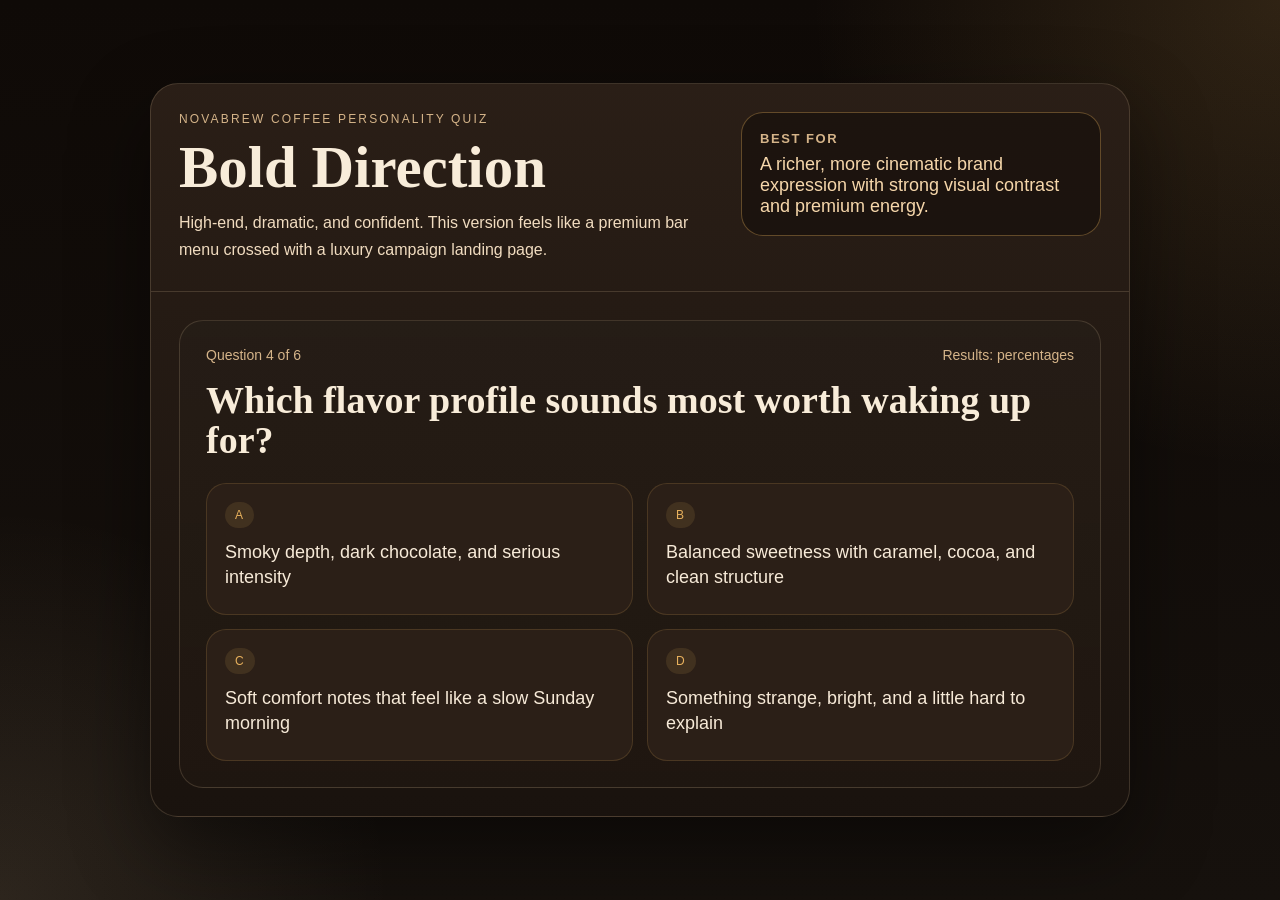
<file: style-preview-bold.html>
<!doctype html>
<html lang="en">
<head>
  <meta charset="UTF-8">
  <meta name="viewport" content="width=device-width, initial-scale=1.0">
  <title>NovaBrew Style Preview - Bold</title>
  <style>
    :root {
      --bg: #16110d;
      --panel: #211811;
      --panel-2: #2b1f17;
      --text: #f8ecd9;
      --muted: #d5b489;
      --accent: #e8b15d;
      --accent-2: #f6d7ab;
      --line: rgba(246, 215, 171, 0.16);
    }

    * { box-sizing: border-box; }
    body {
      margin: 0;
      min-height: 100vh;
      display: grid;
      place-items: center;
      padding: 24px;
      font-family: Georgia, "Times New Roman", serif;
      background:
        radial-gradient(circle at top right, rgba(232, 177, 93, 0.15), transparent 30%),
        radial-gradient(circle at bottom left, rgba(246, 215, 171, 0.1), transparent 25%),
        linear-gradient(180deg, #0f0a07 0%, var(--bg) 100%);
      color: var(--text);
    }

    .shell {
      width: min(980px, 100%);
      background: linear-gradient(180deg, rgba(43, 31, 23, 0.98), rgba(26, 19, 14, 0.98));
      border: 1px solid var(--line);
      border-radius: 28px;
      box-shadow: 0 30px 80px rgba(0, 0, 0, 0.45);
      overflow: hidden;
    }

    .top {
      padding: 28px;
      display: grid;
      grid-template-columns: 1.2fr 0.8fr;
      gap: 22px;
      border-bottom: 1px solid var(--line);
    }

    .eyebrow {
      font-family: "Avenir Next", Arial, sans-serif;
      font-size: 12px;
      text-transform: uppercase;
      letter-spacing: 0.18em;
      color: var(--muted);
      margin-bottom: 14px;
    }

    h1 {
      margin: 0 0 12px;
      font-size: clamp(36px, 4.6vw, 64px);
      line-height: 0.96;
      font-weight: 700;
    }

    .lead {
      color: #f1dcc0;
      margin: 0;
      line-height: 1.7;
      font-family: "Avenir Next", Arial, sans-serif;
      max-width: 560px;
    }

    .badge {
      align-self: start;
      border: 1px solid rgba(232, 177, 93, 0.35);
      border-radius: 22px;
      padding: 18px;
      background: rgba(24, 17, 12, 0.7);
      font-family: "Avenir Next", Arial, sans-serif;
    }

    .badge strong {
      display: block;
      font-size: 13px;
      text-transform: uppercase;
      letter-spacing: 0.12em;
      color: var(--muted);
      margin-bottom: 8px;
    }

    .badge span {
      font-size: 18px;
      color: var(--accent-2);
    }

    .content {
      padding: 28px;
    }

    .question-card {
      border-radius: 24px;
      padding: 26px;
      background:
        linear-gradient(180deg, rgba(255,255,255,0.02), rgba(0,0,0,0.08)),
        var(--panel);
      border: 1px solid var(--line);
    }

    .meta {
      display: flex;
      justify-content: space-between;
      color: var(--muted);
      font-family: "Avenir Next", Arial, sans-serif;
      font-size: 14px;
      margin-bottom: 18px;
    }

    .question {
      font-size: 38px;
      line-height: 1.05;
      margin: 0 0 22px;
    }

    .answers {
      display: grid;
      grid-template-columns: 1fr 1fr;
      gap: 14px;
    }

    .answer {
      min-height: 132px;
      padding: 18px;
      border-radius: 20px;
      background: var(--panel-2);
      border: 1px solid rgba(232, 177, 93, 0.16);
      transition: transform 160ms ease, border-color 160ms ease, box-shadow 160ms ease;
    }

    .answer:hover {
      transform: translateY(-3px);
      border-color: rgba(232, 177, 93, 0.45);
      box-shadow: 0 16px 36px rgba(0,0,0,0.28);
    }

    .answer .tag {
      display: inline-block;
      margin-bottom: 12px;
      padding: 6px 10px;
      border-radius: 999px;
      background: rgba(232, 177, 93, 0.12);
      color: var(--accent);
      font-family: "Avenir Next", Arial, sans-serif;
      font-size: 12px;
      text-transform: uppercase;
      letter-spacing: 0.12em;
    }

    .answer .title {
      font-family: "Avenir Next", Arial, sans-serif;
      font-size: 18px;
      line-height: 1.4;
      color: #f7ead8;
    }

    @media (max-width: 760px) {
      .top { grid-template-columns: 1fr; }
      .answers { grid-template-columns: 1fr; }
    }
  </style>
</head>
<body>
  <main class="shell">
    <section class="top">
      <div>
        <div class="eyebrow">NovaBrew Coffee Personality Quiz</div>
        <h1>Bold Direction</h1>
        <p class="lead">High-end, dramatic, and confident. This version feels like a premium bar menu crossed with a luxury campaign landing page.</p>
      </div>
      <aside class="badge">
        <strong>Best for</strong>
        <span>A richer, more cinematic brand expression with strong visual contrast and premium energy.</span>
      </aside>
    </section>
    <section class="content">
      <article class="question-card">
        <div class="meta">
          <span>Question 4 of 6</span>
          <span>Results: percentages</span>
        </div>
        <h2 class="question">Which flavor profile sounds most worth waking up for?</h2>
        <div class="answers">
          <div class="answer">
            <span class="tag">A</span>
            <div class="title">Smoky depth, dark chocolate, and serious intensity</div>
          </div>
          <div class="answer">
            <span class="tag">B</span>
            <div class="title">Balanced sweetness with caramel, cocoa, and clean structure</div>
          </div>
          <div class="answer">
            <span class="tag">C</span>
            <div class="title">Soft comfort notes that feel like a slow Sunday morning</div>
          </div>
          <div class="answer">
            <span class="tag">D</span>
            <div class="title">Something strange, bright, and a little hard to explain</div>
          </div>
        </div>
      </article>
    </section>
  </main>
</body>
</html>
</file>
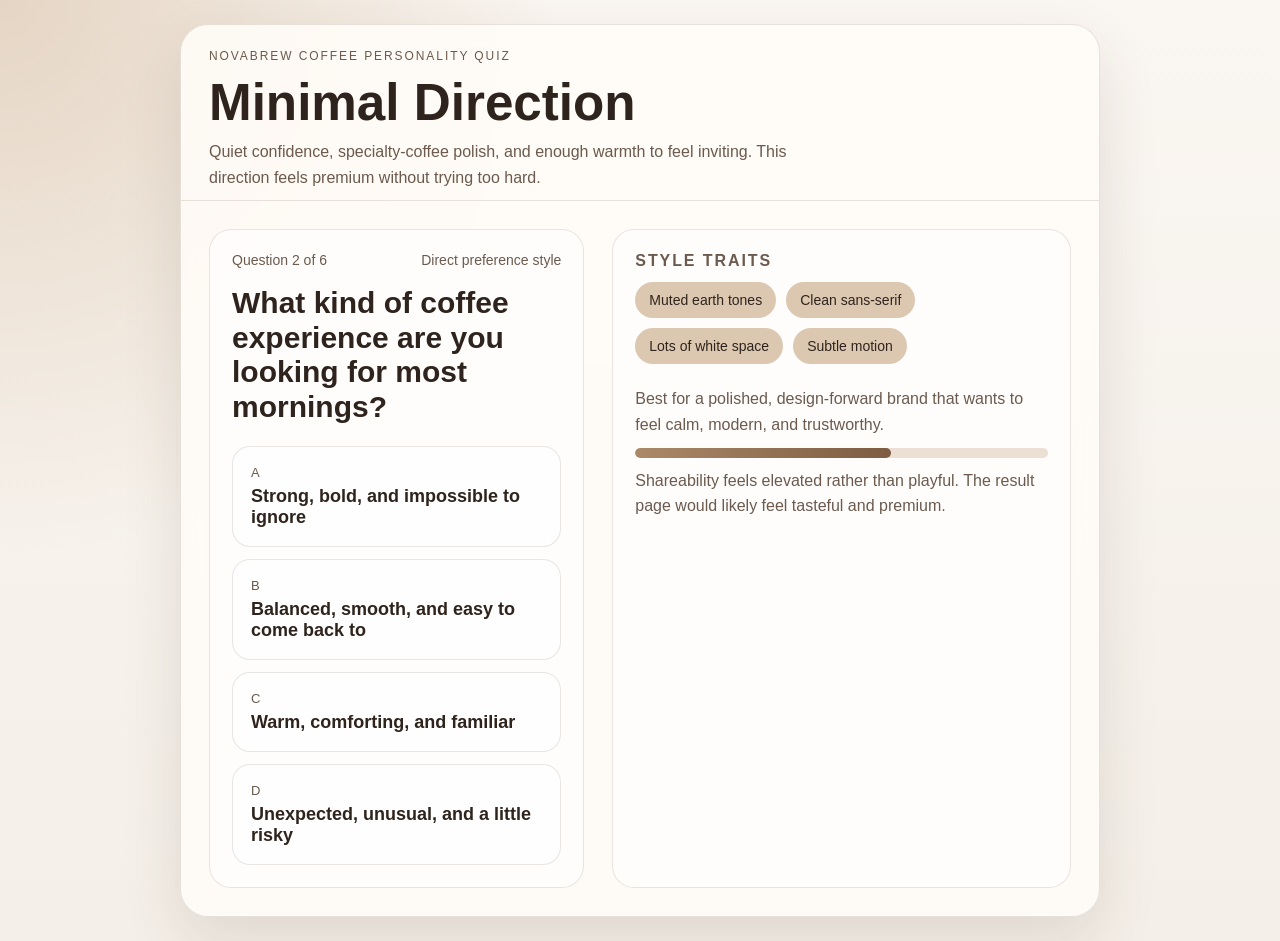
<file: style-preview-minimal.html>
<!doctype html>
<html lang="en">
<head>
  <meta charset="UTF-8">
  <meta name="viewport" content="width=device-width, initial-scale=1.0">
  <title>NovaBrew Style Preview - Minimal</title>
  <style>
    :root {
      --bg: #f4efe8;
      --panel: rgba(255, 252, 248, 0.88);
      --text: #2f241d;
      --muted: #6b5a4d;
      --accent: #8b6b4f;
      --accent-soft: #dcc7b1;
      --border: rgba(92, 71, 55, 0.14);
    }

    * { box-sizing: border-box; }
    body {
      margin: 0;
      min-height: 100vh;
      display: grid;
      place-items: center;
      padding: 24px;
      font-family: "Avenir Next", "Helvetica Neue", Arial, sans-serif;
      color: var(--text);
      background:
        radial-gradient(circle at top left, rgba(220, 199, 177, 0.7), transparent 35%),
        linear-gradient(180deg, #faf6f1 0%, var(--bg) 100%);
    }

    .shell {
      width: min(920px, 100%);
      background: var(--panel);
      border: 1px solid var(--border);
      border-radius: 28px;
      box-shadow: 0 24px 60px rgba(69, 50, 36, 0.12);
      backdrop-filter: blur(16px);
      overflow: hidden;
    }

    .hero {
      padding: 24px 28px 10px;
      border-bottom: 1px solid var(--border);
    }

    .eyebrow {
      text-transform: uppercase;
      letter-spacing: 0.16em;
      font-size: 12px;
      color: var(--muted);
      margin-bottom: 14px;
    }

    h1 {
      margin: 0 0 10px;
      font-size: clamp(32px, 4vw, 52px);
      line-height: 1.02;
      font-weight: 700;
    }

    .sub {
      margin: 0;
      color: var(--muted);
      max-width: 620px;
      line-height: 1.6;
    }

    .content {
      display: grid;
      grid-template-columns: 0.9fr 1.1fr;
      gap: 28px;
      padding: 28px;
    }

    .card {
      border: 1px solid var(--border);
      border-radius: 22px;
      padding: 22px;
      background: rgba(255,255,255,0.66);
    }

    .meta {
      display: flex;
      justify-content: space-between;
      color: var(--muted);
      font-size: 14px;
      margin-bottom: 18px;
    }

    .question {
      font-size: 30px;
      line-height: 1.15;
      margin: 0 0 22px;
      font-weight: 600;
    }

    .answers {
      display: grid;
      gap: 12px;
    }

    .answer {
      padding: 18px 18px;
      border-radius: 18px;
      border: 1px solid var(--border);
      background: rgba(255,255,255,0.92);
      transition: transform 180ms ease, border-color 180ms ease, box-shadow 180ms ease;
    }

    .answer:hover {
      transform: translateY(-2px);
      border-color: rgba(139, 107, 79, 0.45);
      box-shadow: 0 12px 28px rgba(83, 61, 45, 0.1);
    }

    .label {
      display: block;
      color: var(--muted);
      font-size: 13px;
      margin-bottom: 6px;
      text-transform: uppercase;
      letter-spacing: 0.08em;
    }

    .title {
      font-size: 18px;
      font-weight: 600;
    }

    .sidebar-title {
      margin: 0 0 12px;
      font-size: 16px;
      text-transform: uppercase;
      letter-spacing: 0.12em;
      color: var(--muted);
    }

    .pill-grid {
      display: flex;
      flex-wrap: wrap;
      gap: 10px;
      margin-bottom: 22px;
    }

    .pill {
      padding: 10px 14px;
      background: var(--accent-soft);
      color: var(--text);
      border-radius: 999px;
      font-size: 14px;
    }

    .meter {
      height: 10px;
      border-radius: 999px;
      background: rgba(220, 199, 177, 0.55);
      overflow: hidden;
      margin-top: 10px;
    }

    .meter > span {
      display: block;
      width: 62%;
      height: 100%;
      border-radius: inherit;
      background: linear-gradient(90deg, #ab8968, #7d5c42);
    }

    @media (max-width: 760px) {
      .content {
        grid-template-columns: 1fr;
      }
    }
  </style>
</head>
<body>
  <main class="shell">
    <section class="hero">
      <div class="eyebrow">NovaBrew Coffee Personality Quiz</div>
      <h1>Minimal Direction</h1>
      <p class="sub">Quiet confidence, specialty-coffee polish, and enough warmth to feel inviting. This direction feels premium without trying too hard.</p>
    </section>
    <section class="content">
      <div class="card">
        <div class="meta">
          <span>Question 2 of 6</span>
          <span>Direct preference style</span>
        </div>
        <h2 class="question">What kind of coffee experience are you looking for most mornings?</h2>
        <div class="answers">
          <div class="answer"><span class="label">A</span><span class="title">Strong, bold, and impossible to ignore</span></div>
          <div class="answer"><span class="label">B</span><span class="title">Balanced, smooth, and easy to come back to</span></div>
          <div class="answer"><span class="label">C</span><span class="title">Warm, comforting, and familiar</span></div>
          <div class="answer"><span class="label">D</span><span class="title">Unexpected, unusual, and a little risky</span></div>
        </div>
      </div>
      <aside class="card">
        <h3 class="sidebar-title">Style Traits</h3>
        <div class="pill-grid">
          <span class="pill">Muted earth tones</span>
          <span class="pill">Clean sans-serif</span>
          <span class="pill">Lots of white space</span>
          <span class="pill">Subtle motion</span>
        </div>
        <p class="sub">Best for a polished, design-forward brand that wants to feel calm, modern, and trustworthy.</p>
        <div class="meter"><span></span></div>
        <p class="sub" style="margin-top:10px;">Shareability feels elevated rather than playful. The result page would likely feel tasteful and premium.</p>
      </aside>
    </section>
  </main>
</body>
</html>
</file>
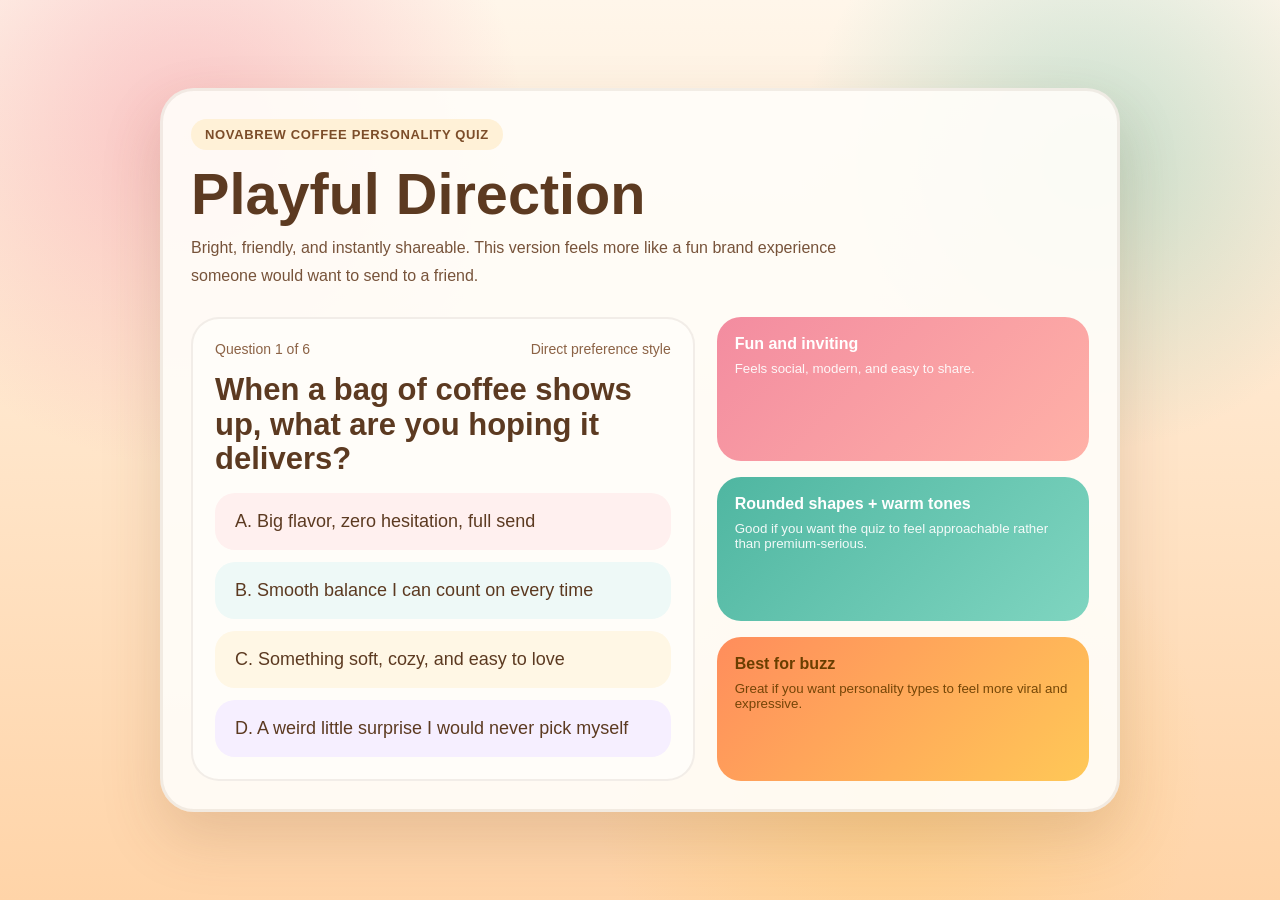
<file: style-preview-playful.html>
<!doctype html>
<html lang="en">
<head>
  <meta charset="UTF-8">
  <meta name="viewport" content="width=device-width, initial-scale=1.0">
  <title>NovaBrew Style Preview - Playful</title>
  <style>
    :root {
      --bg1: #fff6ea;
      --bg2: #ffd4a8;
      --pink: #f38ca0;
      --yellow: #ffc857;
      --cream: #fffdf9;
      --brown: #5c3a21;
      --orange: #ff8d5c;
      --teal: #4fb6a1;
    }

    * { box-sizing: border-box; }
    body {
      margin: 0;
      min-height: 100vh;
      display: grid;
      place-items: center;
      padding: 24px;
      font-family: "Trebuchet MS", "Avenir Next", sans-serif;
      color: var(--brown);
      background:
        radial-gradient(circle at 15% 15%, rgba(243, 140, 160, 0.45), transparent 25%),
        radial-gradient(circle at 85% 18%, rgba(79, 182, 161, 0.32), transparent 22%),
        radial-gradient(circle at 70% 85%, rgba(255, 200, 87, 0.4), transparent 26%),
        linear-gradient(180deg, var(--bg1), var(--bg2));
    }

    .shell {
      width: min(960px, 100%);
      background: rgba(255, 253, 249, 0.92);
      border: 3px solid rgba(92, 58, 33, 0.08);
      border-radius: 34px;
      box-shadow: 0 26px 60px rgba(120, 74, 34, 0.18);
      overflow: hidden;
    }

    .hero {
      padding: 28px 28px 8px;
    }

    .eyebrow {
      display: inline-block;
      background: #fff1d7;
      padding: 8px 14px;
      border-radius: 999px;
      font-size: 13px;
      font-weight: 700;
      letter-spacing: 0.05em;
      text-transform: uppercase;
      color: #7c4d29;
      margin-bottom: 16px;
    }

    h1 {
      margin: 0 0 12px;
      font-size: clamp(34px, 4.5vw, 60px);
      line-height: 0.98;
    }

    .lead {
      max-width: 650px;
      margin: 0;
      line-height: 1.7;
      color: #77533a;
    }

    .grid {
      display: grid;
      grid-template-columns: 1.15fr 0.85fr;
      gap: 22px;
      padding: 20px 28px 28px;
    }

    .panel {
      border-radius: 28px;
      padding: 22px;
      background: var(--cream);
      border: 2px solid rgba(92, 58, 33, 0.08);
    }

    .question {
      margin: 0 0 16px;
      font-size: 31px;
      line-height: 1.12;
    }

    .meta {
      display: flex;
      justify-content: space-between;
      margin-bottom: 16px;
      color: #8c6346;
      font-size: 14px;
    }

    .answers {
      display: grid;
      gap: 12px;
    }

    .answer {
      padding: 16px 18px;
      border-radius: 20px;
      font-size: 18px;
      border: 2px solid transparent;
      background: #fff;
      transition: transform 150ms ease, box-shadow 150ms ease;
    }

    .answer:nth-child(1) { background: #fff0ef; }
    .answer:nth-child(2) { background: #eef9f7; }
    .answer:nth-child(3) { background: #fff7e5; }
    .answer:nth-child(4) { background: #f6efff; }

    .answer:hover {
      transform: rotate(-1deg) translateY(-2px);
      box-shadow: 0 14px 24px rgba(132, 80, 42, 0.12);
    }

    .right {
      display: grid;
      gap: 16px;
    }

    .sticker {
      border-radius: 24px;
      padding: 18px;
      color: white;
      font-weight: 700;
      min-height: 120px;
    }

    .s1 { background: linear-gradient(135deg, var(--pink), #ffb1a7); }
    .s2 { background: linear-gradient(135deg, var(--teal), #7fd5c0); }
    .s3 { background: linear-gradient(135deg, var(--orange), var(--yellow)); color: #6a3e00; }

    .sticker small {
      display: block;
      margin-top: 8px;
      font-weight: 500;
      opacity: 0.92;
    }

    @media (max-width: 760px) {
      .grid { grid-template-columns: 1fr; }
    }
  </style>
</head>
<body>
  <main class="shell">
    <section class="hero">
      <div class="eyebrow">NovaBrew Coffee Personality Quiz</div>
      <h1>Playful Direction</h1>
      <p class="lead">Bright, friendly, and instantly shareable. This version feels more like a fun brand experience someone would want to send to a friend.</p>
    </section>
    <section class="grid">
      <article class="panel">
        <div class="meta">
          <span>Question 1 of 6</span>
          <span>Direct preference style</span>
        </div>
        <h2 class="question">When a bag of coffee shows up, what are you hoping it delivers?</h2>
        <div class="answers">
          <div class="answer">A. Big flavor, zero hesitation, full send</div>
          <div class="answer">B. Smooth balance I can count on every time</div>
          <div class="answer">C. Something soft, cozy, and easy to love</div>
          <div class="answer">D. A weird little surprise I would never pick myself</div>
        </div>
      </article>
      <aside class="right">
        <div class="sticker s1">Fun and inviting<small>Feels social, modern, and easy to share.</small></div>
        <div class="sticker s2">Rounded shapes + warm tones<small>Good if you want the quiz to feel approachable rather than premium-serious.</small></div>
        <div class="sticker s3">Best for buzz<small>Great if you want personality types to feel more viral and expressive.</small></div>
      </aside>
    </section>
  </main>
</body>
</html>
</file>
